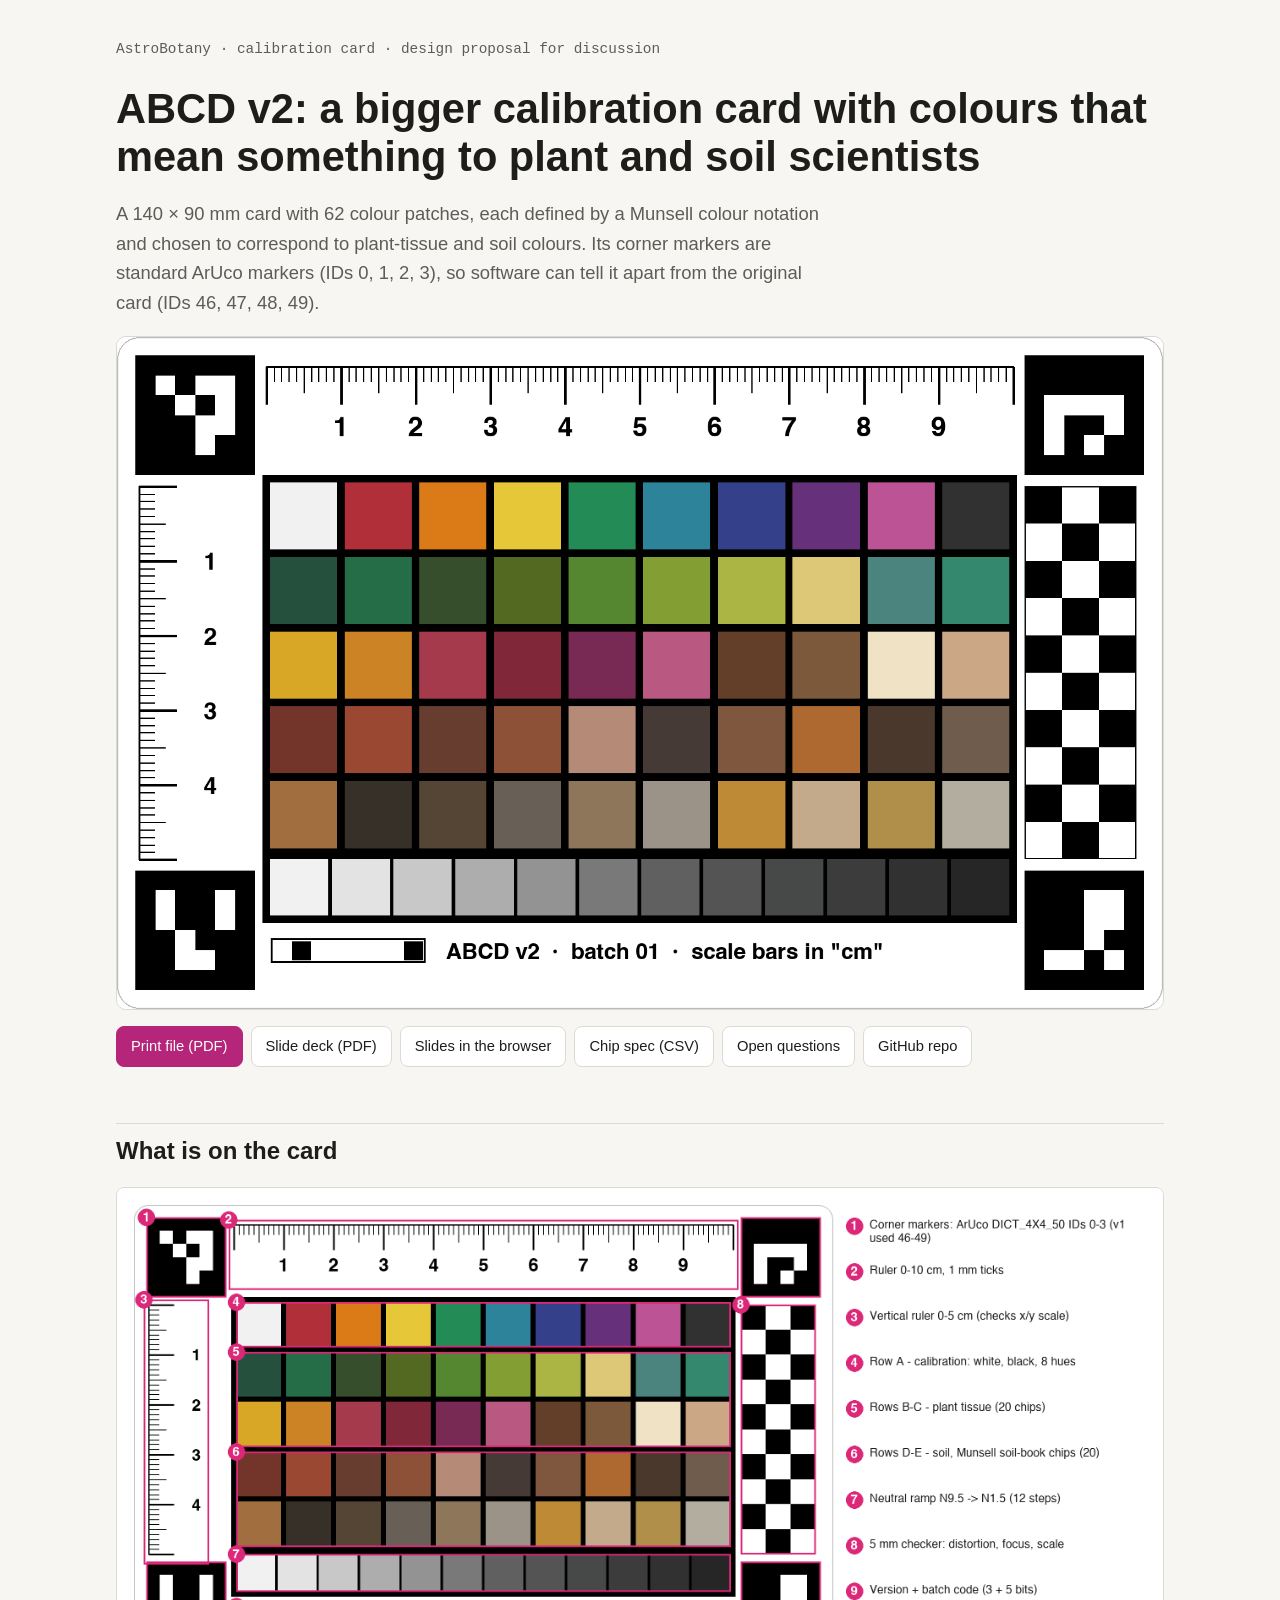
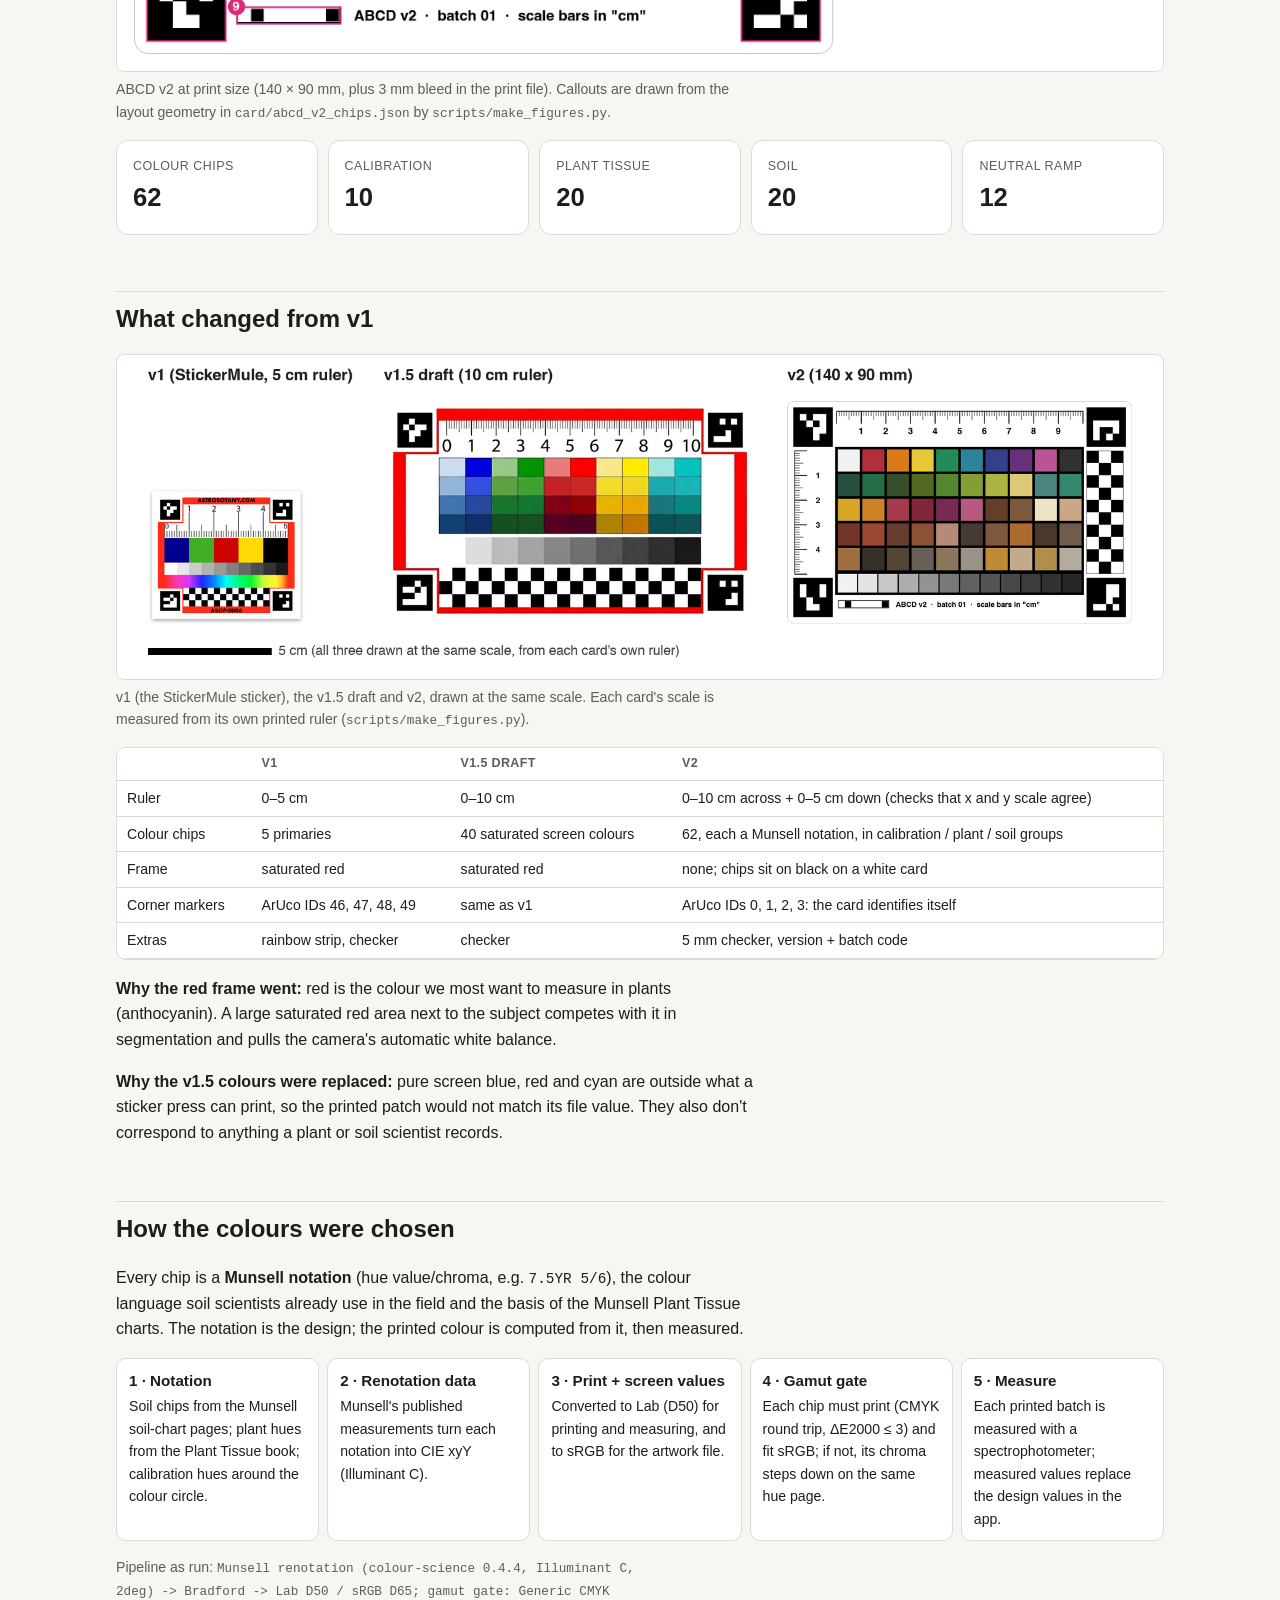
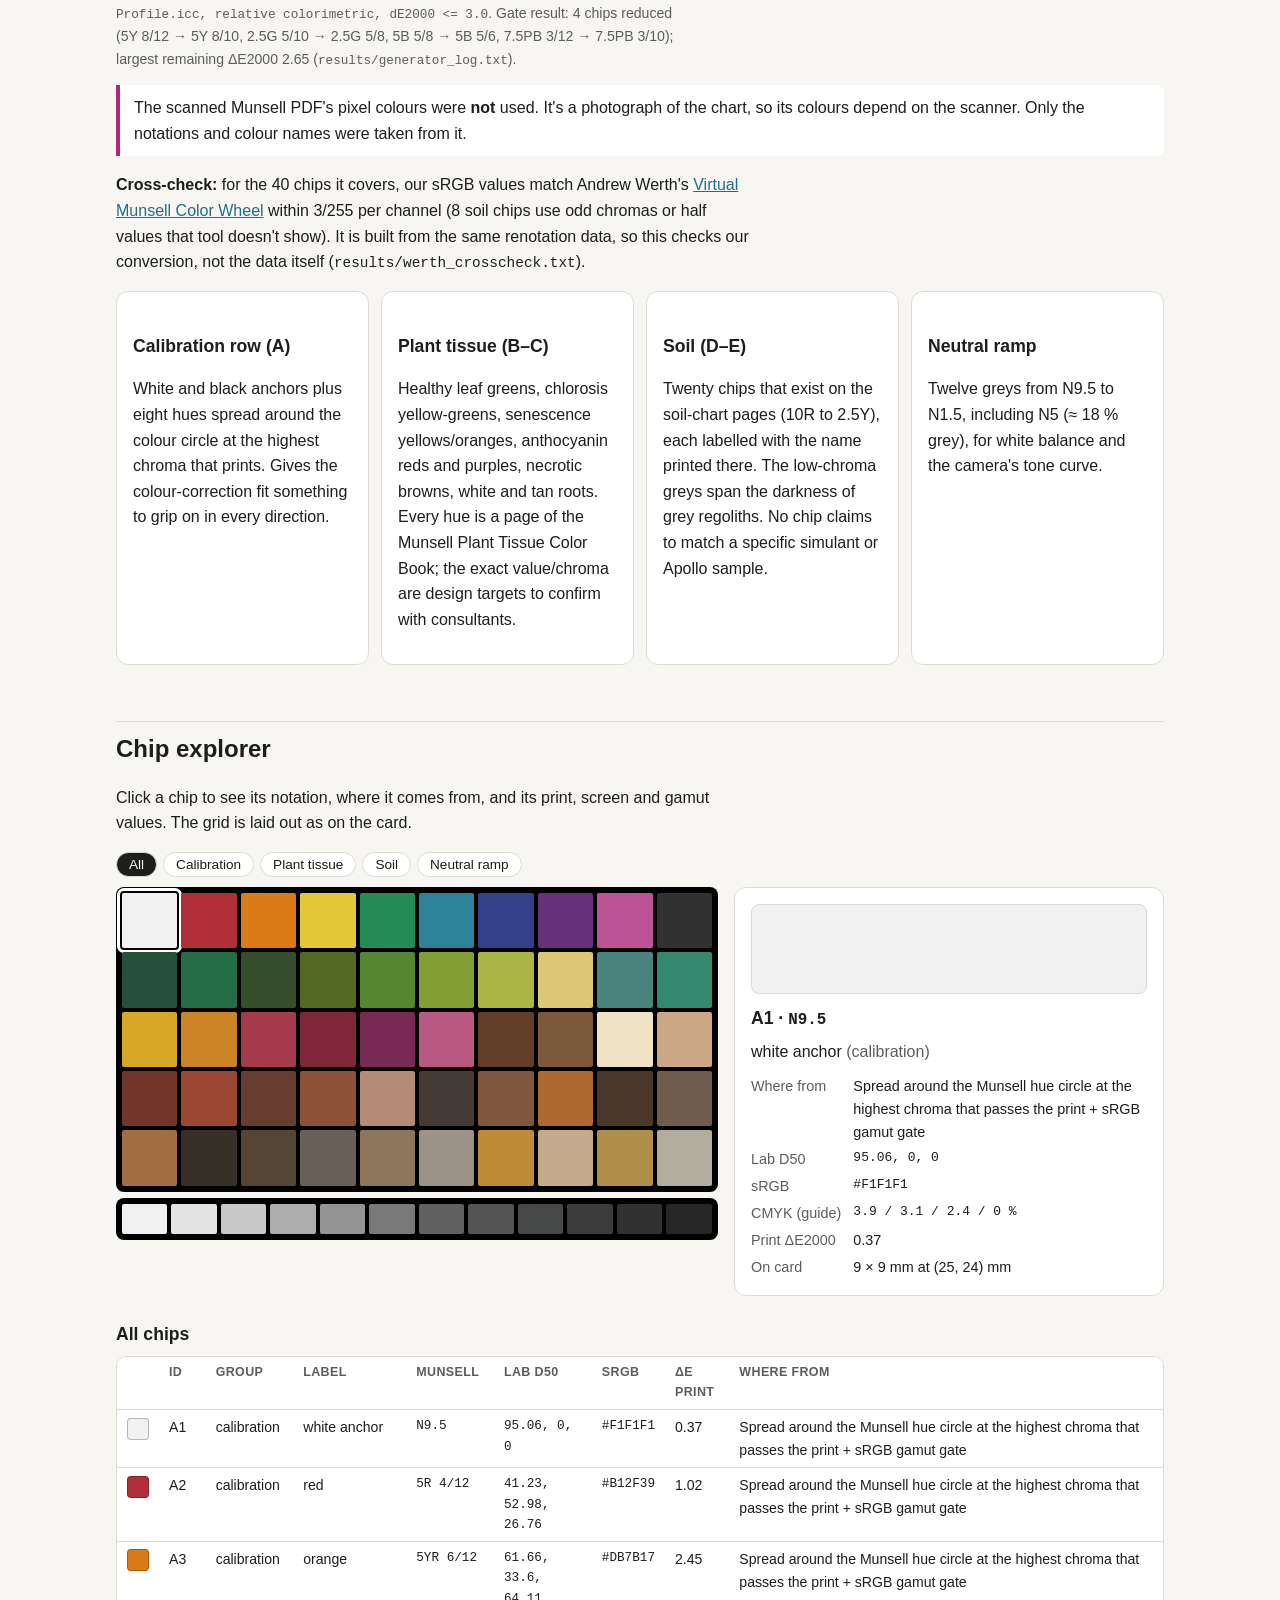
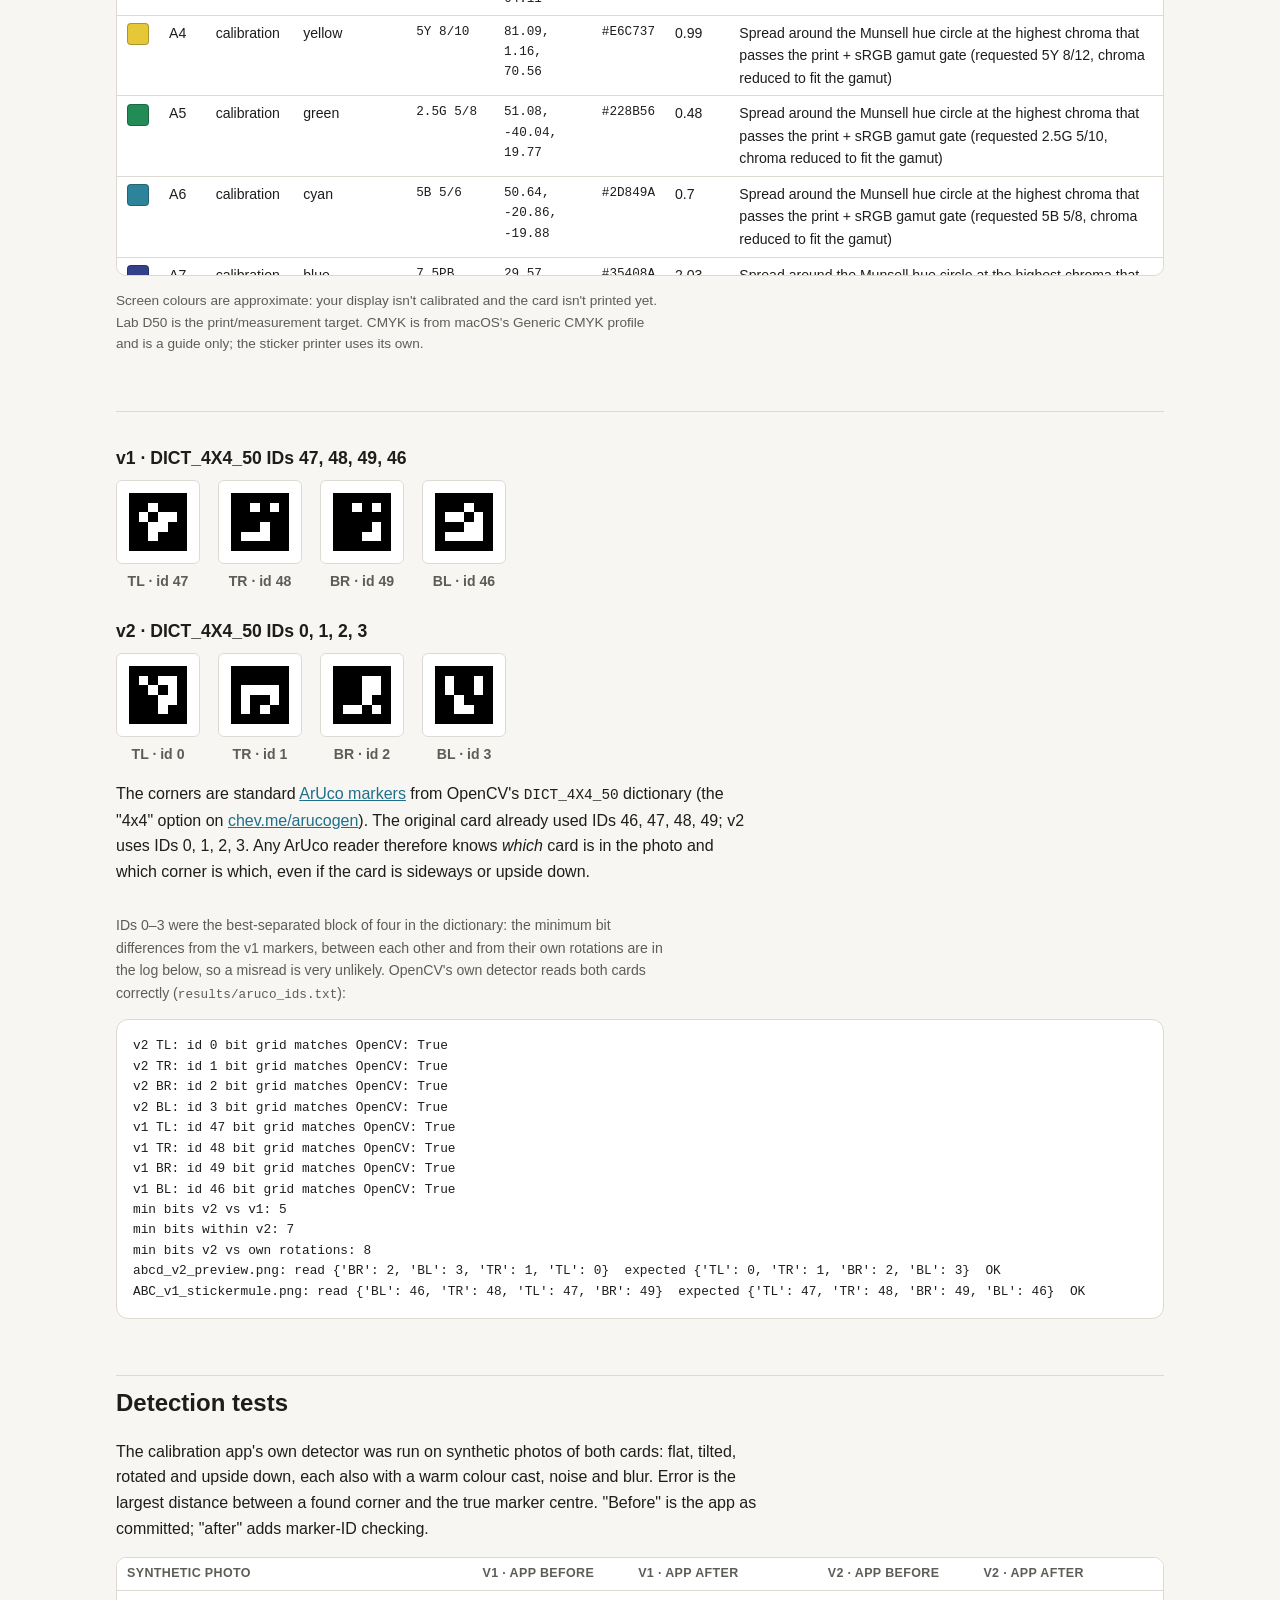
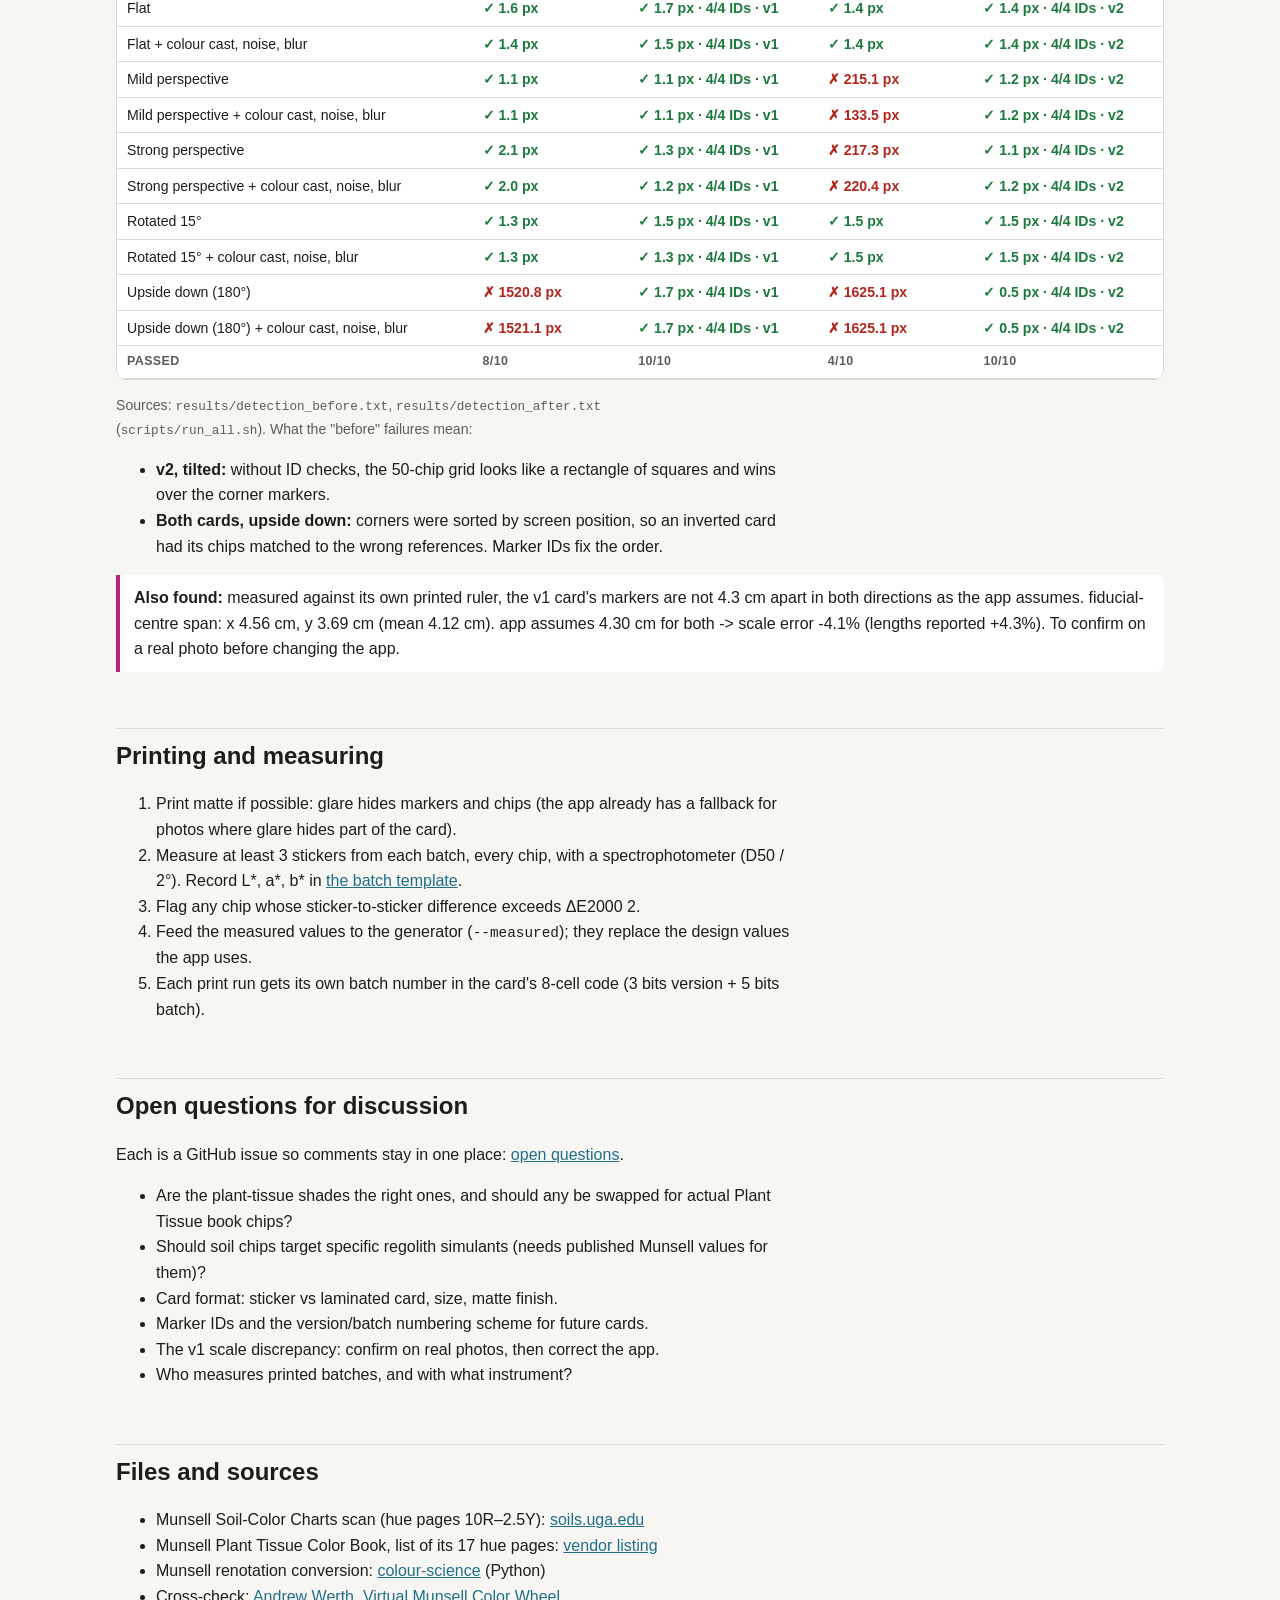
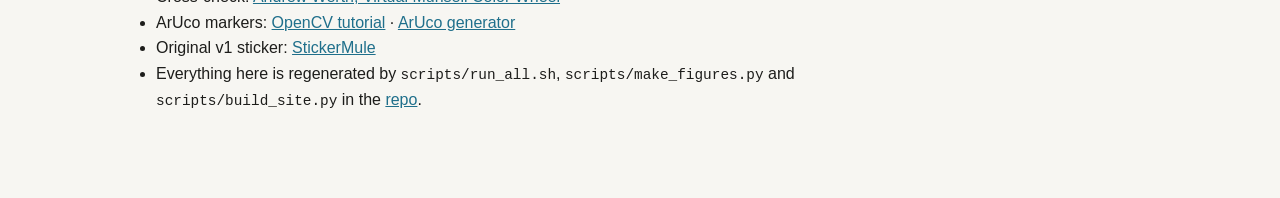
<file: docs/index.html>
<!doctype html>
<html lang="en">
<head>
<meta charset="utf-8">
<meta name="viewport" content="width=device-width, initial-scale=1">
<title>ABCD v2 calibration card</title>
<meta name="description" content="Design, colour rationale, marker IDs and test results for the ABCD v2 AstroBotany calibration card.">
<link rel="stylesheet" href="assets/site.css">
<link rel="stylesheet" href="https://dr-richard-barker.github.io/Plant_response_to_radiation/cose/cose-chrome.css">
<link rel="stylesheet" href="https://dr-richard-barker.github.io/Plant_response_to_radiation/cose/cose-map.css">
</head>
<body data-site-id="ABCD_v2" data-brand-logo="https://dr-richard-barker.github.io/Plant_response_to_radiation/cose/cose-logo.png">
<main>

<header>
  <p class="muted mono">AstroBotany · calibration card · design proposal for discussion</p>
  <h1>ABCD v2: a bigger calibration card with colours that mean something to plant and soil scientists</h1>
  <p class="lede">A <span data-k="card"></span> card with <span data-k="nchips"></span> colour patches, each defined by a
    Munsell colour notation and chosen to correspond to plant-tissue and soil colours. Its corner markers are standard
    ArUco markers (IDs <span data-k="ids"></span>), so software can tell it apart from the original card (IDs <span data-k="v1ids"></span>).</p>
  <img class="hero-img" src="assets/abcd_v2_preview.png" alt="The ABCD v2 calibration card: four black-and-white corner markers, a 10 cm ruler, a 5 cm vertical ruler, a checkerboard strip, five rows of colour chips and a grey ramp.">
  <div class="btns">
    <a class="btn primary" href="assets/abcd_v2_print.pdf">Print file (PDF)</a>
    <a class="btn" href="assets/ABCD_v2_deck.pdf">Slide deck (PDF)</a>
    <a class="btn" href="deck.html">Slides in the browser</a>
    <a class="btn" href="assets/abcd_v2_chips.csv">Chip spec (CSV)</a>
    <a class="btn" href="https://github.com/dr-richard-barker/ABCD_v2/issues?q=is%3Aissue+label%3Adiscussion">Open questions</a>
    <a class="btn" href="https://github.com/dr-richard-barker/ABCD_v2">GitHub repo</a>
  </div>
</header>

<h2 id="anatomy">What is on the card</h2>
<figure>
  <img src="assets/card_anatomy.png" alt="Annotated ABCD v2 card with nine numbered callouts.">
  <figcaption>ABCD v2 at print size (<span data-k="card"></span>, plus 3 mm bleed in the print file). Callouts are drawn from the
    layout geometry in <span class="mono">card/abcd_v2_chips.json</span> by <span class="mono">scripts/make_figures.py</span>.</figcaption>
</figure>
<div class="stats">
  <div class="card stat"><div class="k">Colour chips</div><div class="v" data-k="nchips"></div></div>
  <div class="card stat"><div class="k">Calibration</div><div class="v" data-k="ncal"></div></div>
  <div class="card stat"><div class="k">Plant tissue</div><div class="v" data-k="nplant"></div></div>
  <div class="card stat"><div class="k">Soil</div><div class="v" data-k="nsoil"></div></div>
  <div class="card stat"><div class="k">Neutral ramp</div><div class="v" data-k="nramp"></div></div>
</div>

<h2 id="changes">What changed from v1</h2>
<figure>
  <img src="assets/versions_to_scale.png" alt="v1, v1.5 and v2 cards drawn side by side at the same scale.">
  <figcaption>v1 (the StickerMule sticker), the v1.5 draft and v2, drawn at the same scale. Each card's scale is measured from
    its own printed ruler (<span class="mono">scripts/make_figures.py</span>).</figcaption>
</figure>
<div class="table-wrap"><table>
  <thead><tr><th></th><th>v1</th><th>v1.5 draft</th><th>v2</th></tr></thead>
  <tbody>
    <tr><td>Ruler</td><td>0–5 cm</td><td>0–10 cm</td><td>0–10 cm across + 0–5 cm down (checks that x and y scale agree)</td></tr>
    <tr><td>Colour chips</td><td>5 primaries</td><td>40 saturated screen colours</td><td><span data-k="nchips"></span>, each a Munsell notation, in calibration / plant / soil groups</td></tr>
    <tr><td>Frame</td><td>saturated red</td><td>saturated red</td><td>none; chips sit on black on a white card</td></tr>
    <tr><td>Corner markers</td><td>ArUco IDs <span data-k="v1ids"></span></td><td>same as v1</td><td>ArUco IDs <span data-k="ids"></span>: the card identifies itself</td></tr>
    <tr><td>Extras</td><td>rainbow strip, checker</td><td>checker</td><td>5 mm checker, version + batch code</td></tr>
  </tbody>
</table></div>
<p><b>Why the red frame went:</b> red is the colour we most want to measure in plants (anthocyanin). A large saturated red area
  next to the subject competes with it in segmentation and pulls the camera's automatic white balance.</p>
<p><b>Why the v1.5 colours were replaced:</b> pure screen blue, red and cyan are outside what a sticker press can print, so the
  printed patch would not match its file value. They also don't correspond to anything a plant or soil scientist records.</p>

<h2 id="colour">How the colours were chosen</h2>
<p>Every chip is a <b>Munsell notation</b> (hue value/chroma, e.g. <span class="mono">7.5YR 5/6</span>), the colour language soil
  scientists already use in the field and the basis of the Munsell Plant Tissue charts. The notation is the design; the printed
  colour is computed from it, then measured.</p>
<div class="pipeline">
  <div class="step"><b>1 · Notation</b>Soil chips from the Munsell soil-chart pages; plant hues from the Plant Tissue book; calibration hues around the colour circle.</div>
  <div class="step"><b>2 · Renotation data</b>Munsell's published measurements turn each notation into CIE xyY (Illuminant C).</div>
  <div class="step"><b>3 · Print + screen values</b>Converted to Lab (D50) for printing and measuring, and to sRGB for the artwork file.</div>
  <div class="step"><b>4 · Gamut gate</b>Each chip must print (CMYK round trip, ΔE2000 ≤ 3) and fit sRGB; if not, its chroma steps down on the same hue page.</div>
  <div class="step"><b>5 · Measure</b>Each printed batch is measured with a spectrophotometer; measured values replace the design values in the app.</div>
</div>
<p class="muted" style="font-size:.88rem">Pipeline as run: <span class="mono" data-k="pipeline"></span>.
  Gate result: <span data-k="nswapped"></span> chips reduced (<span data-k="swapped"></span>); largest remaining ΔE2000 <span data-k="maxde"></span>
  (<span class="mono">results/generator_log.txt</span>).</p>
<div class="callout">The scanned Munsell PDF's pixel colours were <b>not</b> used. It's a photograph of the chart, so its colours depend on
  the scanner. Only the notations and colour names were taken from it.</div>
<p><b>Cross-check:</b> for the <span data-k="werthn"></span> chips it covers, our sRGB values match Andrew Werth's
  <a href="https://www.andrewwerth.com/aboutmunsell/">Virtual Munsell Color Wheel</a> within <span data-k="werthd"></span>/255 per channel
  (<span data-k="werthmiss"></span> soil chips use odd chromas or half values that tool doesn't show). It is built from the same renotation
  data, so this checks our conversion, not the data itself (<span class="mono">results/werth_crosscheck.txt</span>).</p>

<div class="groups">
  <div class="card"><h3>Calibration row (A)</h3><p>White and black anchors plus eight hues spread around the colour circle at the
    highest chroma that prints. Gives the colour-correction fit something to grip on in every direction.</p></div>
  <div class="card"><h3>Plant tissue (B–C)</h3><p>Healthy leaf greens, chlorosis yellow-greens, senescence yellows/oranges,
    anthocyanin reds and purples, necrotic browns, white and tan roots. Every hue is a page of the Munsell Plant Tissue Color Book;
    the exact value/chroma are design targets to confirm with consultants.</p></div>
  <div class="card"><h3>Soil (D–E)</h3><p>Twenty chips that exist on the soil-chart pages (10R to 2.5Y), each labelled with the name
    printed there. The low-chroma greys span the darkness of grey regoliths. No chip claims to match a specific simulant or Apollo sample.</p></div>
  <div class="card"><h3>Neutral ramp</h3><p>Twelve greys from N9.5 to N1.5, including N5 (≈ 18 % grey), for white balance and the
    camera's tone curve.</p></div>
</div>

<h2 id="explorer">Chip explorer</h2>
<p>Click a chip to see its notation, where it comes from, and its print, screen and gamut values. The grid is laid out as on the card.</p>
<div class="filters" id="filters"></div>
<div class="explorer">
  <div><div class="cardgrid" id="grid"></div><div class="ramp" id="ramp"></div></div>
  <div class="card detail" id="detail"></div>
</div>
<h3>All chips</h3>
<div class="table-wrap" style="max-height:520px"><table id="chiptable"></table></div>
<p class="muted" style="font-size:.85rem">Screen colours are approximate: your display isn't calibrated and the card isn't printed yet.
  Lab D50 is the print/measurement target. CMYK is from macOS's Generic CMYK profile and is a guide only; the sticker printer uses its own.</p>

<h2 id="markers">Corner markers: which card is this?</h2>
<p>The corners are standard <a href="https://docs.opencv.org/4.x/d5/dae/tutorial_aruco_detection.html">ArUco markers</a> from OpenCV's
  <span class="mono">DICT_4X4_50</span> dictionary (the "4x4" option on <a href="https://chev.me/arucogen/">chev.me/arucogen</a>). The original
  card already used IDs <span data-k="v1ids"></span>; v2 uses IDs <span data-k="ids"></span>. Any ArUco reader therefore knows <i>which</i> card
  is in the photo and which corner is which, even if the card is sideways or upside down.</p>
<div class="groups" id="markers"></div>
<p class="muted" style="font-size:.88rem">IDs 0–3 were the best-separated block of four in the dictionary: the minimum bit
  differences from the v1 markers, between each other and from their own rotations are in the log below, so a misread is very unlikely.
  OpenCV's own detector reads both cards correctly (<span class="mono">results/aruco_ids.txt</span>):</p>
<pre class="card mono" id="arucolog" style="white-space:pre-wrap;font-size:.8rem"></pre>

<h2 id="tests">Detection tests</h2>
<p>The calibration app's own detector was run on synthetic photos of both cards: flat, tilted, rotated and upside down, each also
  with a warm colour cast, noise and blur. Error is the largest distance between a found corner and the true marker centre.
  "Before" is the app as committed; "after" adds marker-ID checking.</p>
<div id="dettable"></div>
<p class="muted" style="font-size:.88rem">Sources: <span class="mono">results/detection_before.txt</span>, <span class="mono">results/detection_after.txt</span>
  (<span class="mono">scripts/run_all.sh</span>). What the "before" failures mean:</p>
<ul>
  <li><b>v2, tilted:</b> without ID checks, the 50-chip grid looks like a rectangle of squares and wins over the corner markers.</li>
  <li><b>Both cards, upside down:</b> corners were sorted by screen position, so an inverted card had its chips matched to the wrong
    references. Marker IDs fix the order.</li>
</ul>
<div class="callout"><b>Also found:</b> measured against its own printed ruler, the v1 card's markers are not 4.3 cm apart in both directions
  as the app assumes. <span id="v1geo"></span> To confirm on a real photo before changing the app.</div>

<h2 id="printing">Printing and measuring</h2>
<ol>
  <li>Print matte if possible: glare hides markers and chips (the app already has a fallback for photos where glare hides part of the card).</li>
  <li>Measure at least 3 stickers from each batch, every chip, with a spectrophotometer (D50 / 2°). Record L*, a*, b* in
    <a href="assets/batch_template.csv">the batch template</a>.</li>
  <li>Flag any chip whose sticker-to-sticker difference exceeds ΔE2000 2.</li>
  <li>Feed the measured values to the generator (<span class="mono">--measured</span>); they replace the design values the app uses.</li>
  <li>Each print run gets its own batch number in the card's 8-cell code (3 bits version + 5 bits batch).</li>
</ol>

<h2 id="questions">Open questions for discussion</h2>
<p>Each is a GitHub issue so comments stay in one place:
  <a href="https://github.com/dr-richard-barker/ABCD_v2/issues?q=is%3Aissue+label%3Adiscussion">open questions</a>.</p>
<ul>
  <li>Are the plant-tissue shades the right ones, and should any be swapped for actual Plant Tissue book chips?</li>
  <li>Should soil chips target specific regolith simulants (needs published Munsell values for them)?</li>
  <li>Card format: sticker vs laminated card, size, matte finish.</li>
  <li>Marker IDs and the version/batch numbering scheme for future cards.</li>
  <li>The v1 scale discrepancy: confirm on real photos, then correct the app.</li>
  <li>Who measures printed batches, and with what instrument?</li>
</ul>

<h2 id="sources">Files and sources</h2>
<ul>
  <li>Munsell Soil-Color Charts scan (hue pages 10R–2.5Y): <a href="https://soils.uga.edu/files/2016/08/Munsell.pdf">soils.uga.edu</a></li>
  <li>Munsell Plant Tissue Color Book, list of its 17 hue pages: <a href="https://modeinfo.com/By-manufacturer/Munsell-Color/Munsell-Plant-Tissue-Color-Book-Scientific-Plant-Colour-Reference-Charts.html">vendor listing</a></li>
  <li>Munsell renotation conversion: <a href="https://www.colour-science.org/">colour-science</a> (Python)</li>
  <li>Cross-check: <a href="https://www.andrewwerth.com/aboutmunsell/">Andrew Werth, Virtual Munsell Color Wheel</a></li>
  <li>ArUco markers: <a href="https://docs.opencv.org/4.x/d5/dae/tutorial_aruco_detection.html">OpenCV tutorial</a> ·
    <a href="https://chev.me/arucogen/">ArUco generator</a></li>
  <li>Original v1 sticker: <a href="https://www.stickermule.com/drb2025/item/19181049">StickerMule</a></li>
  <li>Everything here is regenerated by <span class="mono">scripts/run_all.sh</span>, <span class="mono">scripts/make_figures.py</span> and
    <span class="mono">scripts/build_site.py</span> in the <a href="https://github.com/dr-richard-barker/ABCD_v2">repo</a>.</li>
</ul>
</main>

<script src="assets/data.js"></script>
<script src="assets/common.js"></script>
<script>
(function () {
  const U = window.ABCDUI, chips = U.chips;
  U.bindNumbers();
  document.getElementById('markers').innerHTML = U.markersHTML();
  document.getElementById('arucolog').textContent = U.D.aruco.join('\n');
  document.getElementById('dettable').innerHTML = U.detectionTable();
  document.getElementById('v1geo').textContent = U.D.v1geometry.slice(1).join('. ') + '.';

  const GROUPS = [['all', 'All'], ['calibration', 'Calibration'], ['plant', 'Plant tissue'], ['soil', 'Soil'], ['neutral ramp', 'Neutral ramp']];
  let filter = 'all', sel = chips[0].id;
  const f = document.getElementById('filters');
  f.innerHTML = GROUPS.map(([k, l]) => `<button data-g="${k}">${l}</button>`).join('');
  f.addEventListener('click', e => { const b = e.target.closest('button'); if (b) { filter = b.dataset.g; render(); } });
  const btn = c => `<button data-id="${c.id}" title="${c.id} ${U.esc(c.munsell)} ${U.esc(c.label)}" aria-label="${c.id} ${U.esc(c.munsell)} ${U.esc(c.label)}" style="background:${c.sRGB_D65}"></button>`;
  const grid = document.getElementById('grid'), ramp = document.getElementById('ramp');
  grid.innerHTML = chips.filter(c => c.group !== 'neutral ramp').map(btn).join('');
  ramp.innerHTML = chips.filter(c => c.group === 'neutral ramp').map(btn).join('');
  [grid, ramp].forEach(el => el.addEventListener('click', e => { const b = e.target.closest('button'); if (b) { sel = b.dataset.id; render(); } }));

  function render() {
    f.querySelectorAll('button').forEach(b => b.classList.toggle('on', b.dataset.g === filter));
    document.querySelectorAll('#grid button, #ramp button').forEach(b => {
      const c = chips.find(x => x.id === b.dataset.id);
      b.classList.toggle('dim', filter !== 'all' && c.group !== filter);
      b.classList.toggle('sel', c.id === sel);
    });
    const c = chips.find(x => x.id === sel);
    document.getElementById('detail').innerHTML = `<div class="big" style="background:${c.sRGB_D65}"></div>
      <h3 style="margin:0 0 6px">${c.id} · <span class="mono">${U.esc(c.munsell)}</span></h3>
      <p style="margin:0 0 10px">${U.esc(c.label)} <span class="muted">(${c.group})</span></p>
      <dl><dt>Where from</dt><dd>${U.esc(c.source)}</dd>
      <dt>Lab D50</dt><dd class="mono">${c.Lab_D50.join(', ')}</dd>
      <dt>sRGB</dt><dd class="mono">${c.sRGB_D65}</dd>
      <dt>CMYK (guide)</dt><dd class="mono">${c.CMYK_generic_pct.join(' / ')} %</dd>
      <dt>Print ΔE2000</dt><dd>${c.gamut_dE2000}</dd>
      <dt>On card</dt><dd>${c.size_mm.join(' × ')} mm at (${c.centre_mm.join(', ')}) mm</dd></dl>`;
    const rows = chips.filter(c => filter === 'all' || c.group === filter);
    document.getElementById('chiptable').innerHTML = `<thead><tr><th></th><th>ID</th><th>Group</th><th>Label</th><th>Munsell</th><th>Lab D50</th><th>sRGB</th><th>ΔE print</th><th>Where from</th></tr></thead><tbody>` +
      rows.map(c => `<tr><td><span class="sw" style="background:${c.sRGB_D65}"></span></td><td>${c.id}</td><td>${c.group}</td><td>${U.esc(c.label)}</td><td class="mono">${U.esc(c.munsell)}</td><td class="mono">${c.Lab_D50.join(', ')}</td><td class="mono">${c.sRGB_D65}</td><td>${c.gamut_dE2000}</td><td style="min-width:260px">${U.esc(c.source)}</td></tr>`).join('') + '</tbody>';
  }
  render();
})();
</script>
<script src="https://dr-richard-barker.github.io/Plant_response_to_radiation/cose/sites.js"></script>
<script src="https://dr-richard-barker.github.io/Plant_response_to_radiation/cose/theme.js"></script>
</body>
</html>
</file>
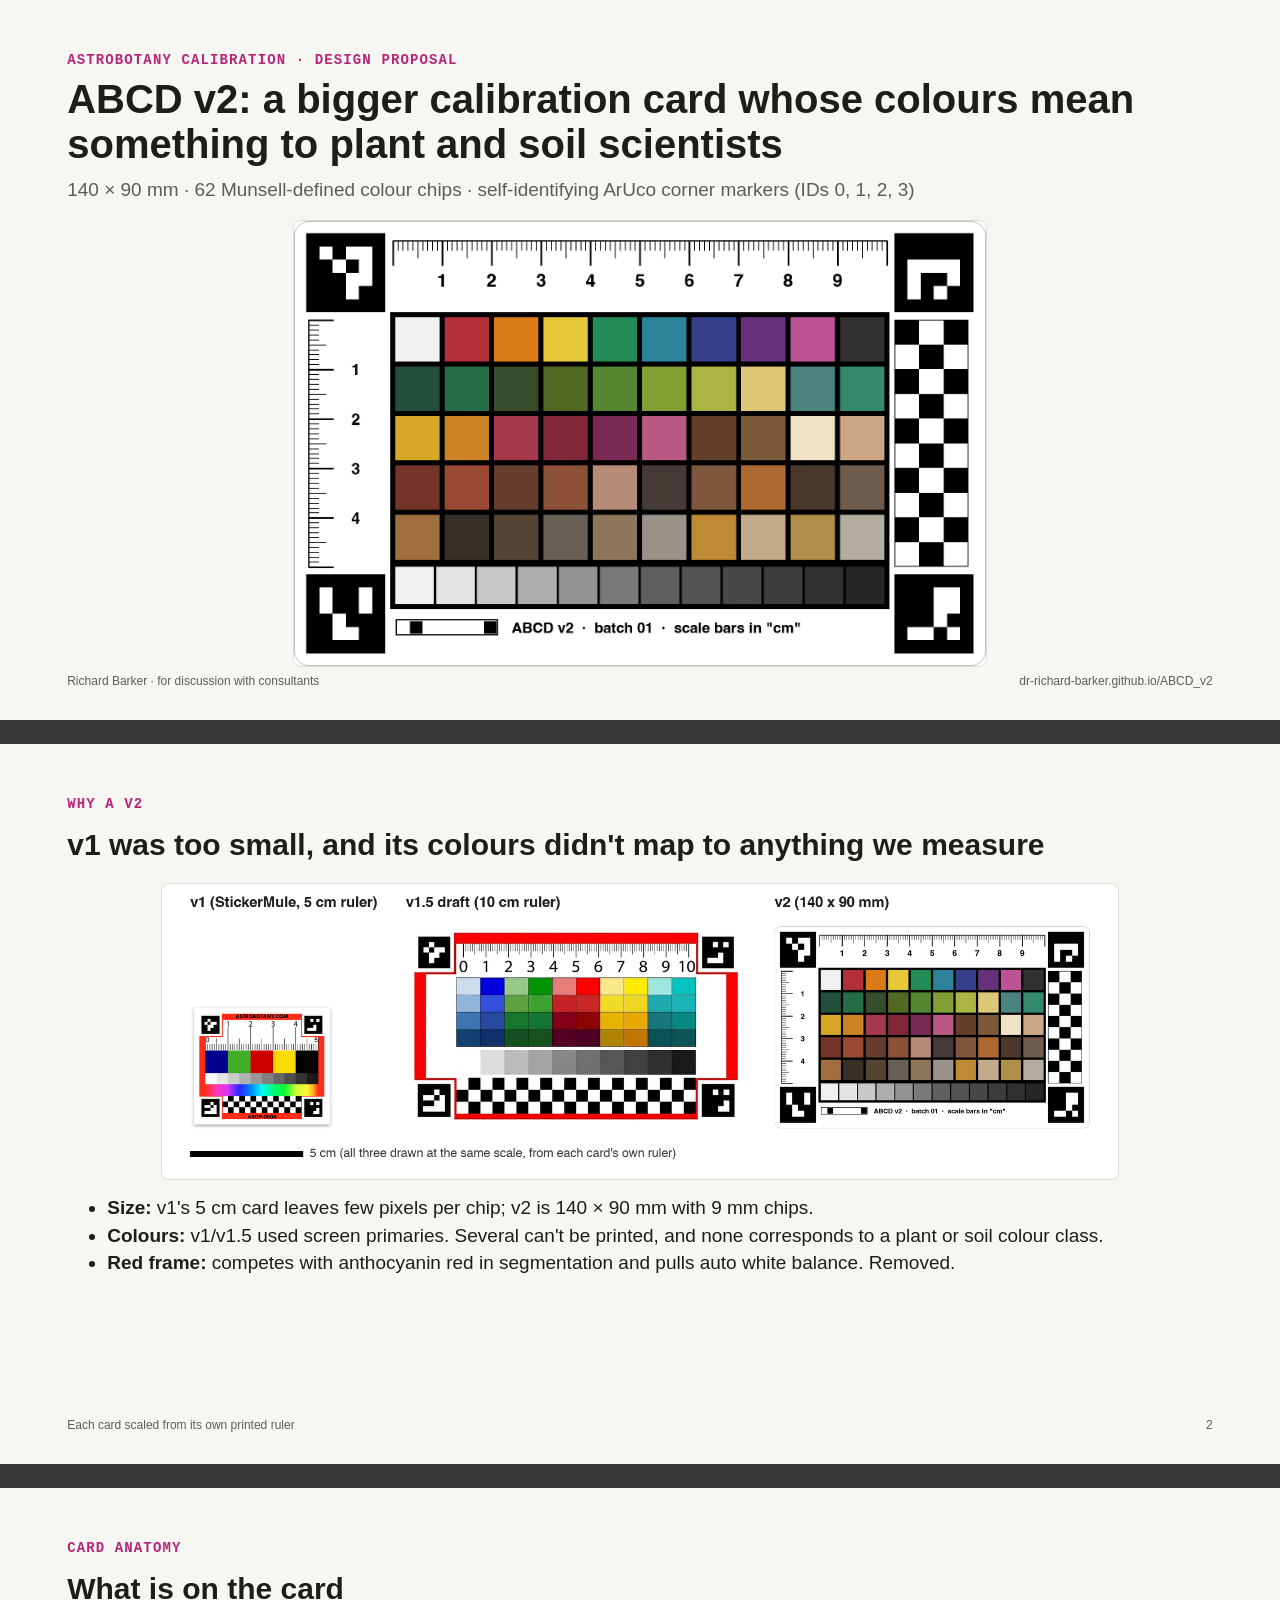
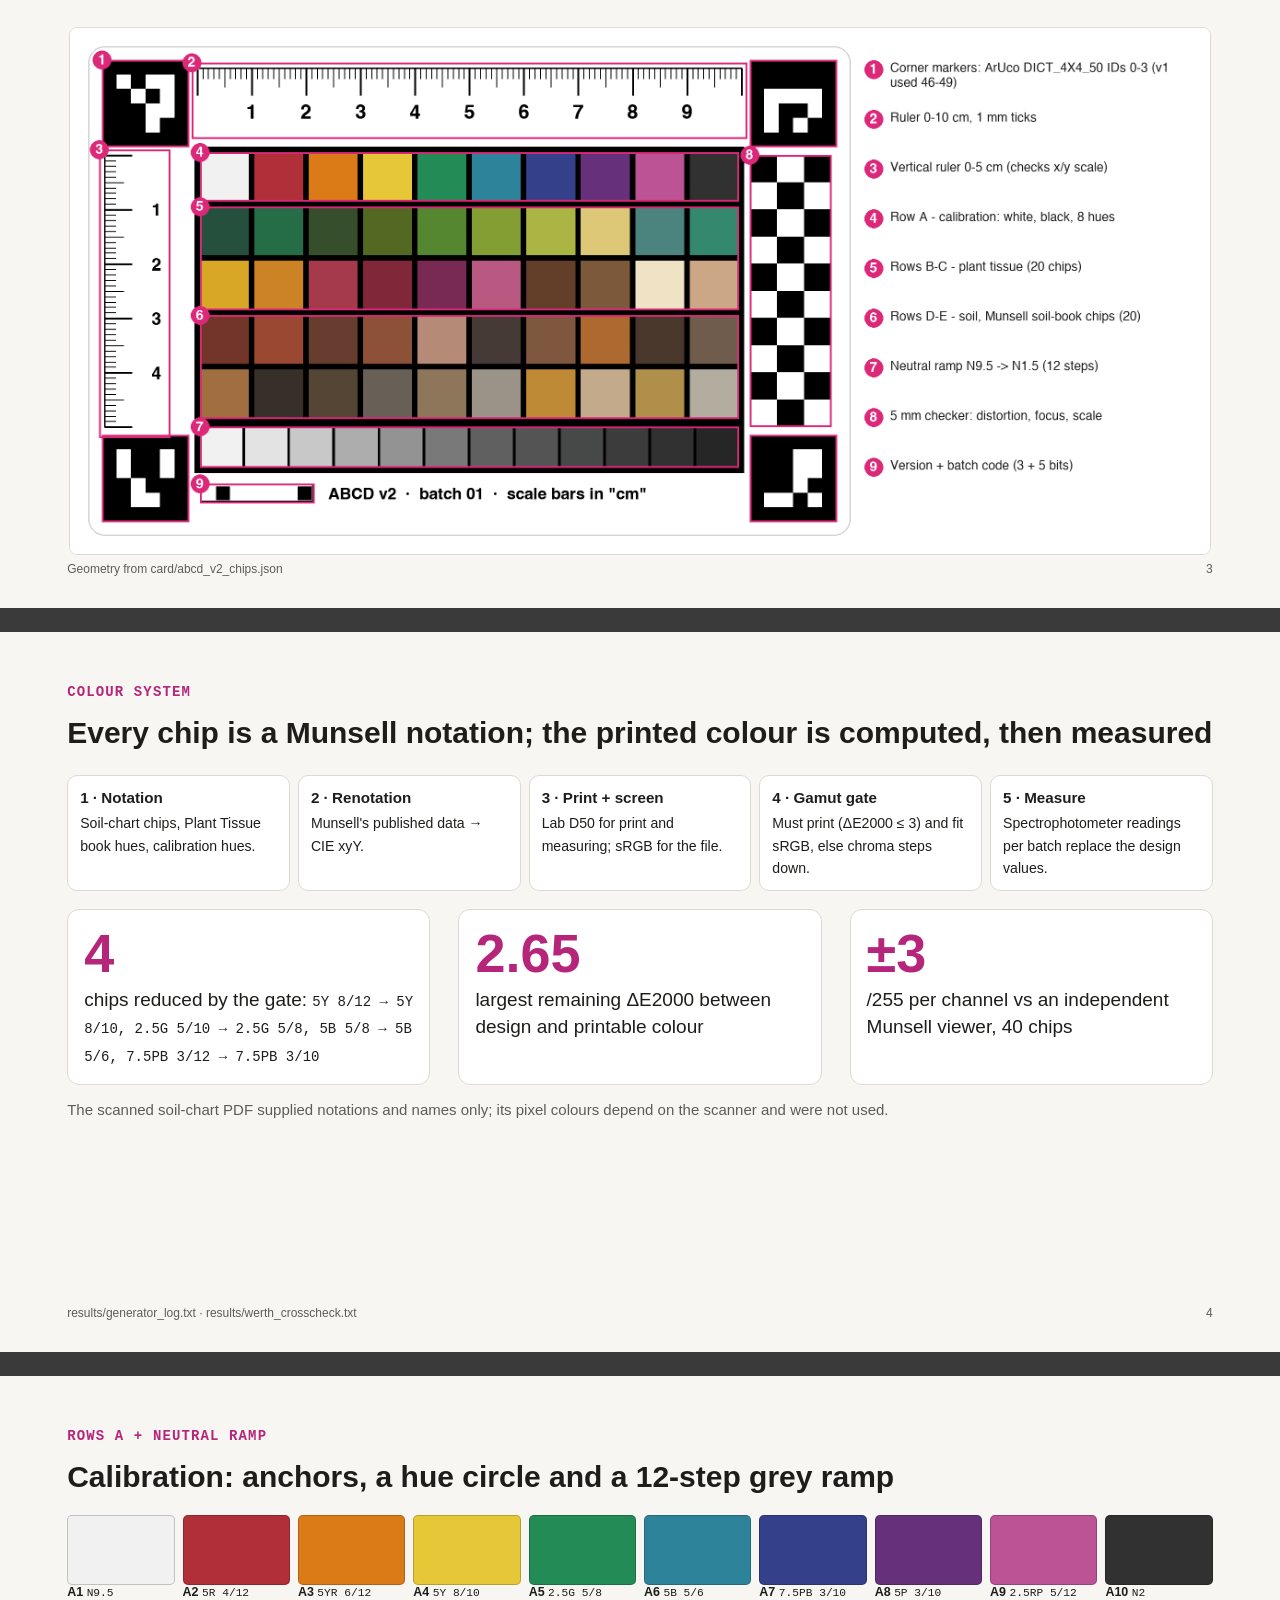
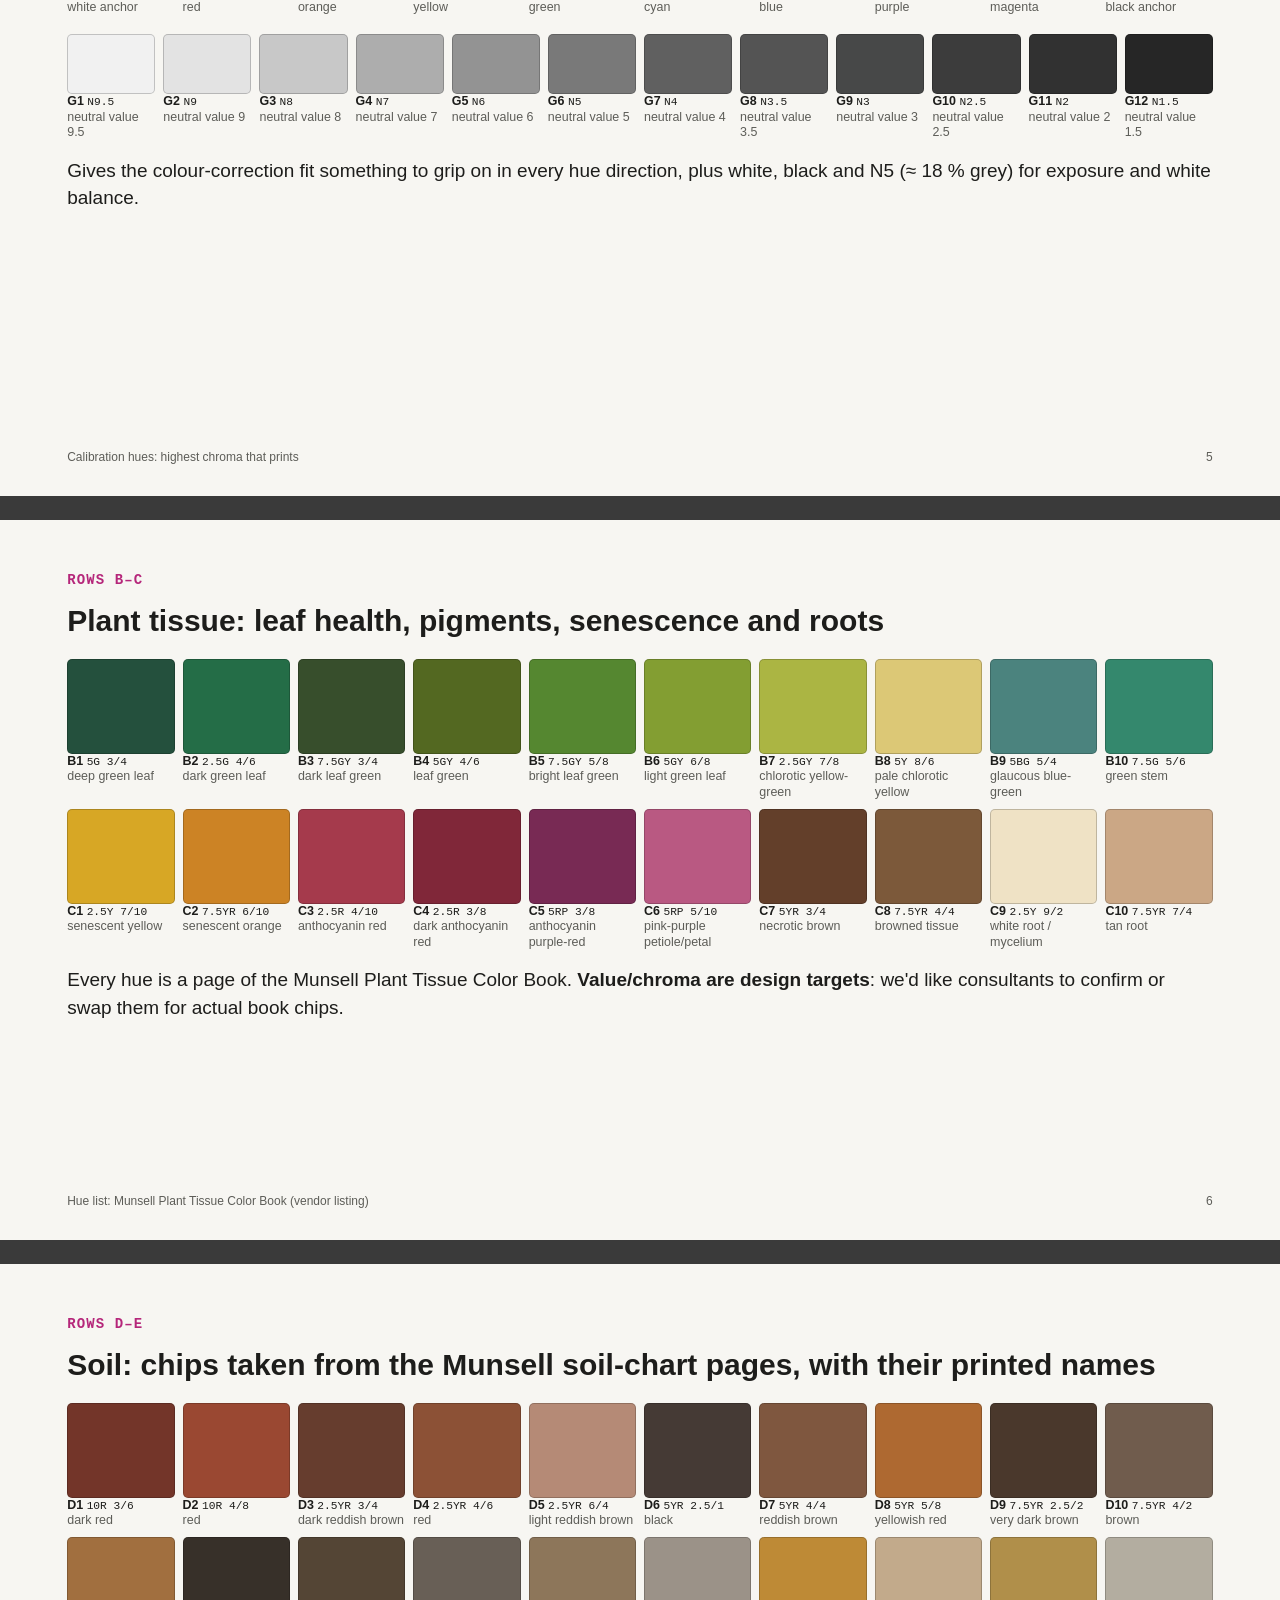
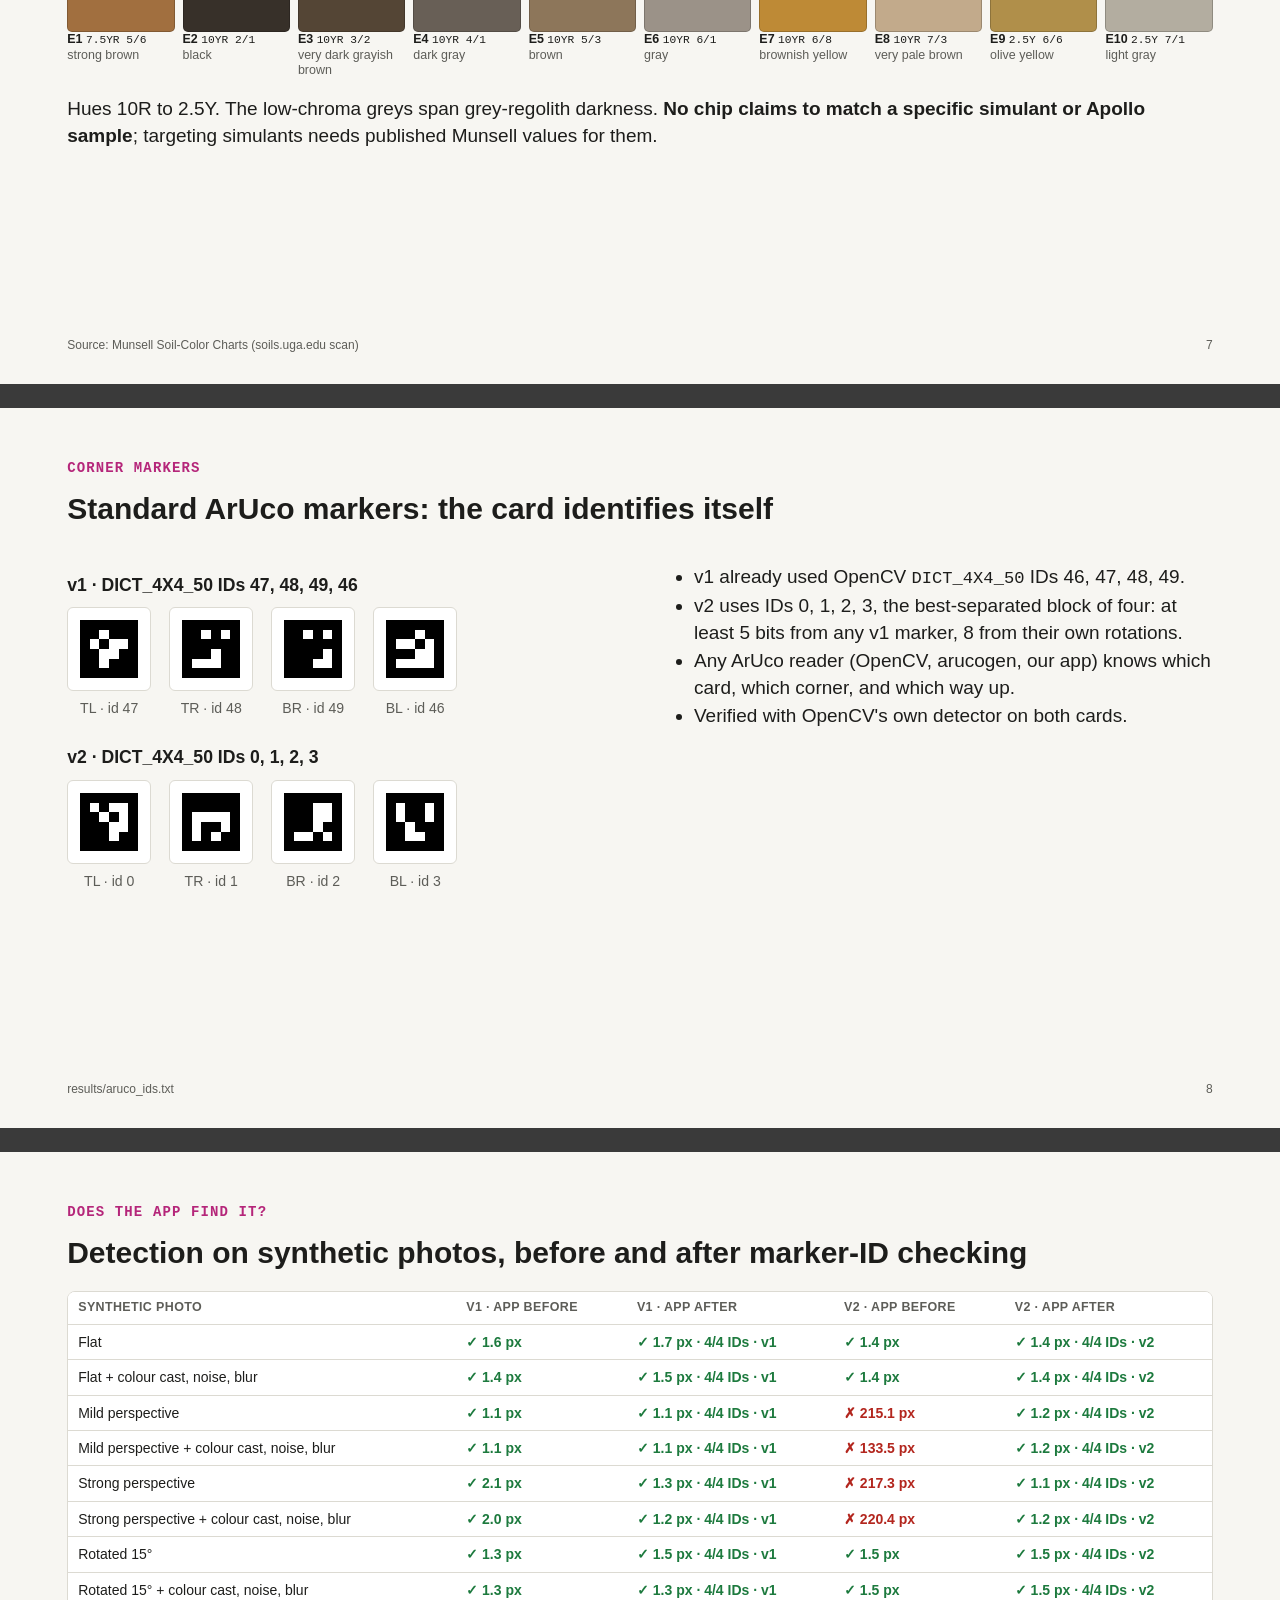
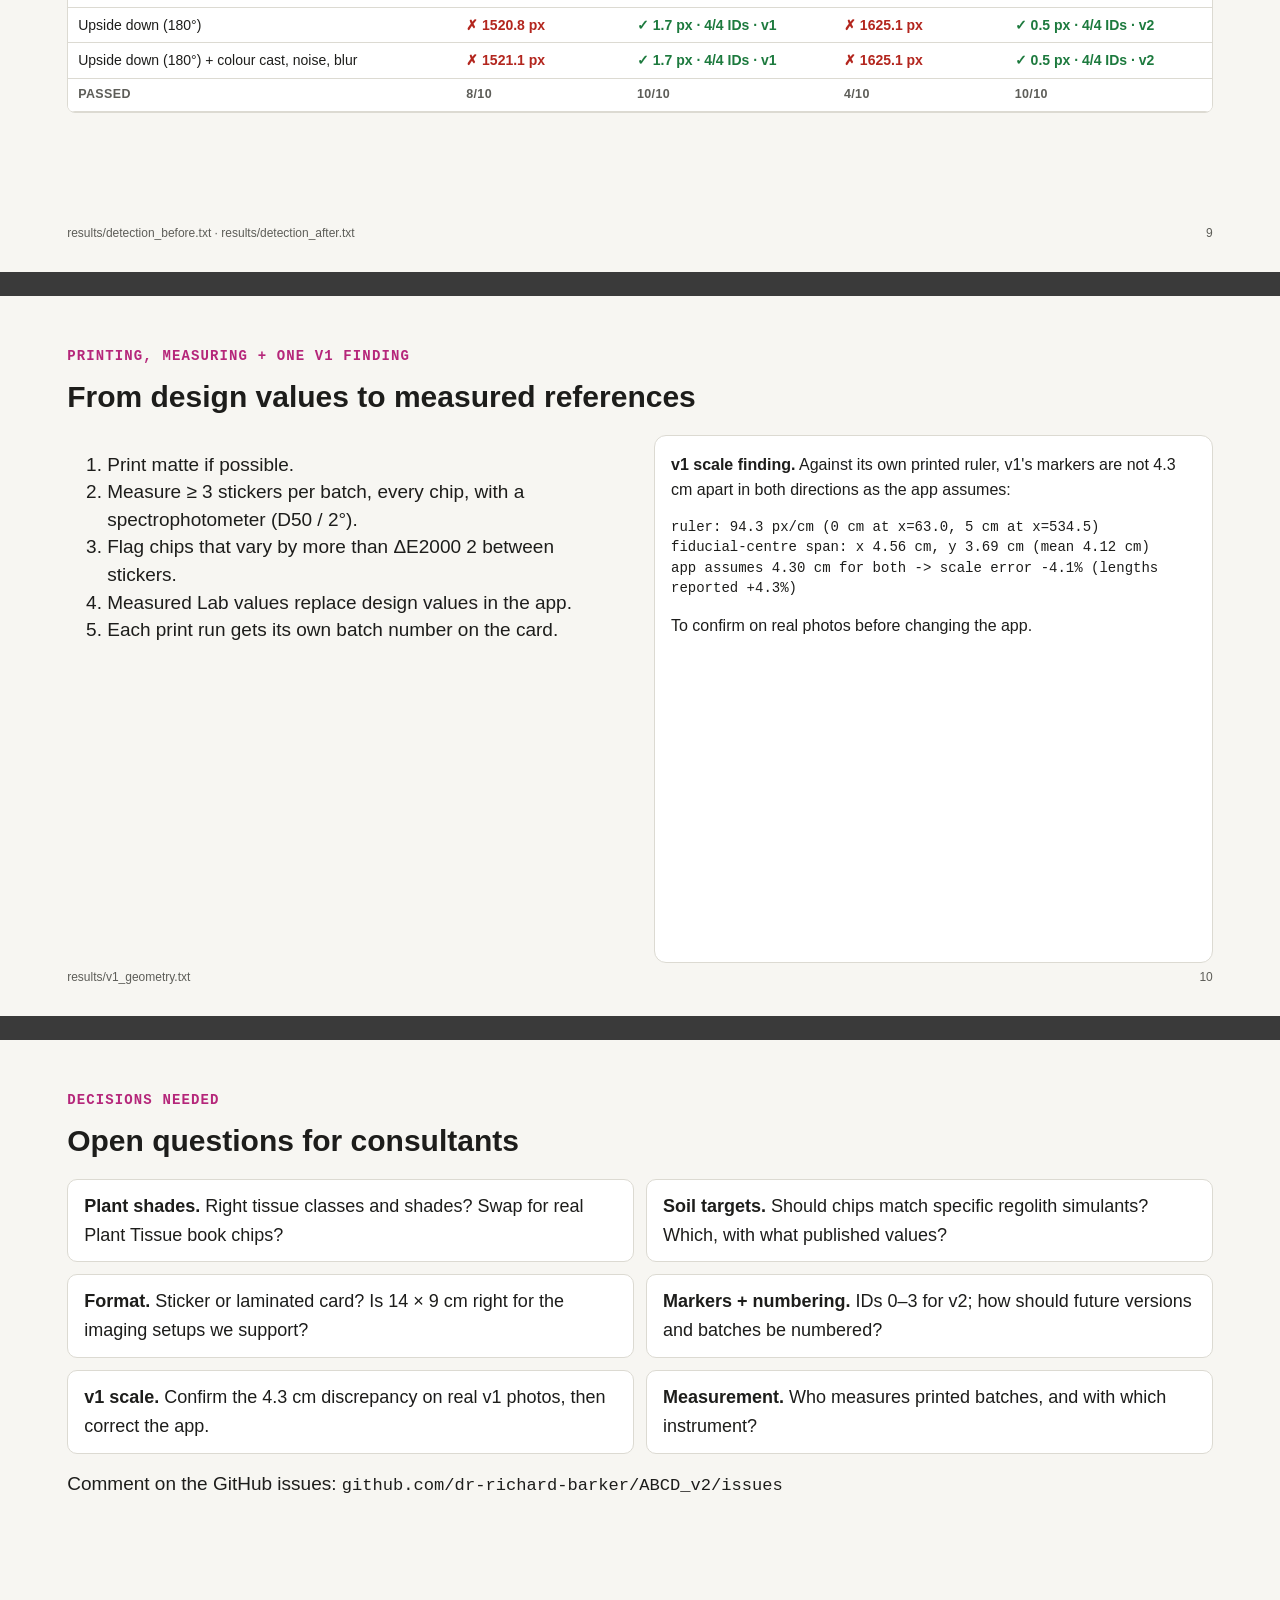
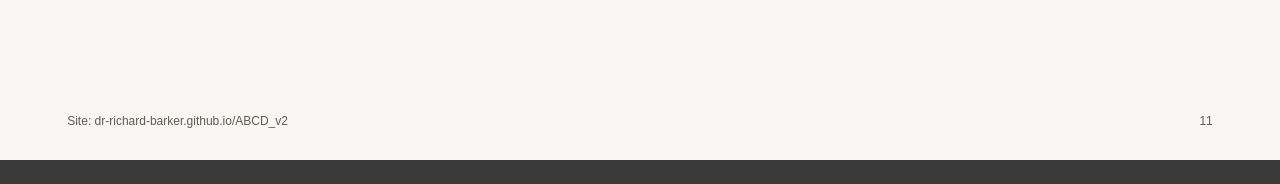
<file: docs/deck.html>
<!doctype html>
<html lang="en">
<head>
<meta charset="utf-8">
<meta name="viewport" content="width=device-width, initial-scale=1">
<title>ABCD v2 deck</title>
<link rel="stylesheet" href="assets/site.css">
<style>
  @page { size: 13.333in 7.5in; margin: 0; }
  :root { --bg: #f7f6f2; --card: #fff; --fg: #1d1d1b; --muted: #5d5d58; --line: #dcdad2; --accent: #b5267a; --accent2: #1f6f8b; --ok: #1d7a3e; --bad: #b3261e; }
  html, body { background: #3a3a3a; margin: 0; color: var(--fg); }
  .slide { width: 13.333in; height: 7.5in; background: var(--bg); margin: 0 auto 24px; padding: .55in .7in; position: relative; overflow: hidden;
           display: flex; flex-direction: column; page-break-after: always; break-after: page; }
  .slide h1 { font-size: 40px; margin: 0 0 10px; line-height: 1.12; }
  .slide h2 { font-size: 30px; margin: 0 0 14px; border: 0; padding: 0; }
  .slide p, .slide li { font-size: 19px; max-width: none; line-height: 1.45; }
  .slide .kicker { font: 600 14px/1 var(--mono, monospace); letter-spacing: .08em; text-transform: uppercase; color: var(--accent); margin-bottom: 10px; }
  .slide .foot { position: absolute; bottom: .3in; left: .7in; right: .7in; display: flex; justify-content: space-between; font-size: 12px; color: var(--muted); }
  .two { display: grid; grid-template-columns: 1fr 1fr; gap: 28px; flex: 1; min-height: 0; }
  .fill { flex: 1; min-height: 0; display: flex; align-items: center; justify-content: center; }
  .fill img { max-width: 100%; max-height: 100%; object-fit: contain; border-radius: 8px; border: 1px solid var(--line); background: #fff; }
  .slide table { font-size: 14px; }
  .slide .table-wrap { border-radius: 8px; }
  .big-num { font-size: 54px; font-weight: 800; color: var(--accent); line-height: 1; }
  .q { background: var(--card); border: 1px solid var(--line); border-radius: 10px; padding: 12px 16px; font-size: 18px; }
  .qs { display: grid; grid-template-columns: 1fr 1fr; gap: 12px; }
  @media print { html, body { background: none; } .slide { margin: 0; } }
</style>
</head>
<body>

<section class="slide">
  <div class="kicker">AstroBotany calibration · design proposal</div>
  <h1>ABCD v2: a bigger calibration card whose colours mean something to plant and soil scientists</h1>
  <p class="muted" style="margin:0 0 16px"><span data-k="card"></span> · <span data-k="nchips"></span> Munsell-defined colour chips ·
    self-identifying ArUco corner markers (IDs <span data-k="ids"></span>)</p>
  <div class="fill"><img src="assets/abcd_v2_preview.png" alt="ABCD v2 card"></div>
  <div class="foot"><span>Richard Barker · for discussion with consultants</span><span>dr-richard-barker.github.io/ABCD_v2</span></div>
</section>

<section class="slide">
  <div class="kicker">Why a v2</div>
  <h2>v1 was too small, and its colours didn't map to anything we measure</h2>
  <div class="fill" style="flex:0 0 auto;margin-bottom:14px"><img src="assets/versions_to_scale.png" alt="v1, v1.5 and v2 to scale" style="max-height:3.1in"></div>
  <ul style="margin:0">
    <li><b>Size:</b> v1's 5 cm card leaves few pixels per chip; v2 is <span data-k="card"></span> with <span data-k="chipmm"></span> chips.</li>
    <li><b>Colours:</b> v1/v1.5 used screen primaries. Several can't be printed, and none corresponds to a plant or soil colour class.</li>
    <li><b>Red frame:</b> competes with anthocyanin red in segmentation and pulls auto white balance. Removed.</li>
  </ul>
  <div class="foot"><span>Each card scaled from its own printed ruler</span><span>2</span></div>
</section>

<section class="slide">
  <div class="kicker">Card anatomy</div>
  <h2>What is on the card</h2>
  <div class="fill"><img src="assets/card_anatomy.png" alt="Annotated card"></div>
  <div class="foot"><span>Geometry from card/abcd_v2_chips.json</span><span>3</span></div>
</section>

<section class="slide">
  <div class="kicker">Colour system</div>
  <h2>Every chip is a Munsell notation; the printed colour is computed, then measured</h2>
  <div class="pipeline" style="margin:4px 0 18px">
    <div class="step"><b>1 · Notation</b>Soil-chart chips, Plant Tissue book hues, calibration hues.</div>
    <div class="step"><b>2 · Renotation</b>Munsell's published data → CIE xyY.</div>
    <div class="step"><b>3 · Print + screen</b>Lab D50 for print and measuring; sRGB for the file.</div>
    <div class="step"><b>4 · Gamut gate</b>Must print (ΔE2000 ≤ 3) and fit sRGB, else chroma steps down.</div>
    <div class="step"><b>5 · Measure</b>Spectrophotometer readings per batch replace the design values.</div>
  </div>
  <div class="two" style="grid-template-columns:repeat(3,1fr);flex:0 0 auto">
    <div class="card"><div class="big-num" data-k="nswapped"></div><p style="margin:6px 0 0">chips reduced by the gate: <span class="mono" data-k="swapped" style="font-size:14px"></span></p></div>
    <div class="card"><div class="big-num" data-k="maxde"></div><p style="margin:6px 0 0">largest remaining ΔE2000 between design and printable colour</p></div>
    <div class="card"><div class="big-num">±<span data-k="werthd"></span></div><p style="margin:6px 0 0">/255 per channel vs an independent Munsell viewer, <span data-k="werthn"></span> chips</p></div>
  </div>
  <p class="muted" style="font-size:15px;margin-top:14px">The scanned soil-chart PDF supplied notations and names only; its pixel colours depend on the scanner and were not used.</p>
  <div class="foot"><span>results/generator_log.txt · results/werth_crosscheck.txt</span><span>4</span></div>
</section>

<section class="slide">
  <div class="kicker">Rows A + neutral ramp</div>
  <h2>Calibration: anchors, a hue circle and a 12-step grey ramp</h2>
  <div id="sw-cal"></div>
  <div id="sw-ramp" style="margin-top:18px"></div>
  <p style="margin-top:16px">Gives the colour-correction fit something to grip on in every hue direction, plus white, black and N5 (≈ 18 % grey) for exposure and white balance.</p>
  <div class="foot"><span>Calibration hues: highest chroma that prints</span><span>5</span></div>
</section>

<section class="slide">
  <div class="kicker">Rows B–C</div>
  <h2>Plant tissue: leaf health, pigments, senescence and roots</h2>
  <div id="sw-plant"></div>
  <p style="margin-top:16px">Every hue is a page of the Munsell Plant Tissue Color Book. <b>Value/chroma are design targets</b>:
    we'd like consultants to confirm or swap them for actual book chips.</p>
  <div class="foot"><span>Hue list: Munsell Plant Tissue Color Book (vendor listing)</span><span>6</span></div>
</section>

<section class="slide">
  <div class="kicker">Rows D–E</div>
  <h2>Soil: chips taken from the Munsell soil-chart pages, with their printed names</h2>
  <div id="sw-soil"></div>
  <p style="margin-top:16px">Hues 10R to 2.5Y. The low-chroma greys span grey-regolith darkness. <b>No chip claims to match a specific simulant or Apollo
    sample</b>; targeting simulants needs published Munsell values for them.</p>
  <div class="foot"><span>Source: Munsell Soil-Color Charts (soils.uga.edu scan)</span><span>7</span></div>
</section>

<section class="slide">
  <div class="kicker">Corner markers</div>
  <h2>Standard ArUco markers: the card identifies itself</h2>
  <div class="two" style="flex:0 0 auto"><div id="mk"></div><div>
    <ul>
      <li>v1 already used OpenCV <span class="mono">DICT_4X4_50</span> IDs <span data-k="v1ids"></span>.</li>
      <li>v2 uses IDs <span data-k="ids"></span>, the best-separated block of four: at least 5 bits from any v1 marker, 8 from their own rotations.</li>
      <li>Any ArUco reader (OpenCV, arucogen, our app) knows which card, which corner, and which way up.</li>
      <li>Verified with OpenCV's own detector on both cards.</li>
    </ul></div></div>
  <div class="foot"><span>results/aruco_ids.txt</span><span>8</span></div>
</section>

<section class="slide">
  <div class="kicker">Does the app find it?</div>
  <h2>Detection on synthetic photos, before and after marker-ID checking</h2>
  <div id="det" style="font-size:13px"></div>
  <div class="foot"><span>results/detection_before.txt · results/detection_after.txt</span><span>9</span></div>
</section>

<section class="slide">
  <div class="kicker">Printing, measuring + one v1 finding</div>
  <h2>From design values to measured references</h2>
  <div class="two">
    <div><ol>
      <li>Print matte if possible.</li>
      <li>Measure ≥ 3 stickers per batch, every chip, with a spectrophotometer (D50 / 2°).</li>
      <li>Flag chips that vary by more than ΔE2000 2 between stickers.</li>
      <li>Measured Lab values replace design values in the app.</li>
      <li>Each print run gets its own batch number on the card.</li>
    </ol></div>
    <div class="card"><b>v1 scale finding.</b> Against its own printed ruler, v1's markers are not 4.3 cm apart in both directions as the app assumes:
      <p class="mono" id="v1geo" style="font-size:14px"></p><p style="font-size:16px">To confirm on real photos before changing the app.</p></div>
  </div>
  <div class="foot"><span>results/v1_geometry.txt</span><span>10</span></div>
</section>

<section class="slide">
  <div class="kicker">Decisions needed</div>
  <h2>Open questions for consultants</h2>
  <div class="qs">
    <div class="q"><b>Plant shades.</b> Right tissue classes and shades? Swap for real Plant Tissue book chips?</div>
    <div class="q"><b>Soil targets.</b> Should chips match specific regolith simulants? Which, with what published values?</div>
    <div class="q"><b>Format.</b> Sticker or laminated card? Is 14 × 9 cm right for the imaging setups we support?</div>
    <div class="q"><b>Markers + numbering.</b> IDs 0–3 for v2; how should future versions and batches be numbered?</div>
    <div class="q"><b>v1 scale.</b> Confirm the 4.3 cm discrepancy on real v1 photos, then correct the app.</div>
    <div class="q"><b>Measurement.</b> Who measures printed batches, and with which instrument?</div>
  </div>
  <p style="margin-top:16px">Comment on the GitHub issues: <span class="mono">github.com/dr-richard-barker/ABCD_v2/issues</span></p>
  <div class="foot"><span>Site: dr-richard-barker.github.io/ABCD_v2</span><span>11</span></div>
</section>

<script src="assets/data.js"></script>
<script src="assets/common.js"></script>
<script>
  const U = window.ABCDUI;
  U.bindNumbers();
  document.getElementById('sw-cal').innerHTML = U.swatchList('calibration', 10, 70);
  document.getElementById('sw-ramp').innerHTML = U.swatchList('neutral ramp', 12, 60);
  document.getElementById('sw-plant').innerHTML = U.swatchList('plant', 10, 95);
  document.getElementById('sw-soil').innerHTML = U.swatchList('soil', 10, 95);
  document.getElementById('mk').innerHTML = U.markersHTML();
  document.getElementById('det').innerHTML = U.detectionTable();
  document.getElementById('v1geo').innerHTML = U.D.v1geometry.map(U.esc).join('<br>');
</script>
</body>
</html>
</file>
<file: docs/assets/site.css>
/* ABCD v2 site. Own palette on :root (required by the CoSE chrome-only overlay,
   which reads but never sets these tokens). Chip swatches always show true colour. */
:root {
  --bg: #f7f6f2; --card: #ffffff; --fg: #1d1d1b; --muted: #5d5d58; --line: #dcdad2;
  --accent: #b5267a; --accent2: #1f6f8b; --ok: #1d7a3e; --bad: #b3261e;
  --mono: ui-monospace, SFMono-Regular, Menlo, monospace;
}
@media (prefers-color-scheme: dark) {
  :root:not([data-theme="light"]) {
    --bg: #15161a; --card: #1e2026; --fg: #ecebe6; --muted: #a3a29c; --line: #34363e;
    --accent: #f06bb5; --accent2: #6cc3e0; --ok: #5fcf85; --bad: #ff7a70;
  }
}
:root[data-theme="dark"] {
  --bg: #15161a; --card: #1e2026; --fg: #ecebe6; --muted: #a3a29c; --line: #34363e;
  --accent: #f06bb5; --accent2: #6cc3e0; --ok: #5fcf85; --bad: #ff7a70;
}
* { box-sizing: border-box; }
html { -webkit-text-size-adjust: 100%; }
body { margin: 0; background: var(--bg); color: var(--fg); font: 16px/1.6 -apple-system, "Helvetica Neue", Helvetica, Arial, sans-serif; }
main { max-width: 1080px; margin: 0 auto; padding: 24px 16px 80px; }
h1 { font-size: clamp(1.8rem, 4vw, 2.6rem); line-height: 1.15; margin: 24px 0 8px; }
h2 { font-size: 1.5rem; margin: 56px 0 12px; padding-top: 8px; border-top: 1px solid var(--line); }
h3 { font-size: 1.1rem; margin: 24px 0 8px; }
p, li { max-width: 72ch; }
a { color: var(--accent2); }
.lede { font-size: 1.15rem; color: var(--muted); max-width: 70ch; }
.mono { font-family: var(--mono); font-size: .9em; }
.muted { color: var(--muted); }
.card { background: var(--card); border: 1px solid var(--line); border-radius: 12px; padding: 16px; }
.hero-img { width: 100%; height: auto; display: block; border-radius: 10px; border: 1px solid var(--line); background: #fff; }
figure { margin: 16px 0; }
figure img { width: 100%; height: auto; display: block; border-radius: 8px; border: 1px solid var(--line); background: #fff; }
figcaption { font-size: .88rem; color: var(--muted); margin-top: 6px; max-width: 80ch; }
.btns { display: flex; flex-wrap: wrap; gap: 8px; margin: 16px 0; }
.btn { display: inline-block; padding: 8px 14px; border-radius: 8px; border: 1px solid var(--line); background: var(--card); color: var(--fg); text-decoration: none; font-size: .92rem; }
.btn.primary { background: var(--accent); border-color: var(--accent); color: #fff; }
.stats { display: grid; grid-template-columns: repeat(auto-fit, minmax(150px, 1fr)); gap: 10px; margin: 16px 0; }
.stat .k { font-size: .78rem; color: var(--muted); text-transform: uppercase; letter-spacing: .04em; }
.stat .v { font-size: 1.6rem; font-weight: 700; }
.table-wrap { overflow-x: auto; border: 1px solid var(--line); border-radius: 10px; }
table { border-collapse: collapse; width: 100%; font-size: .88rem; background: var(--card); }
th, td { padding: 6px 10px; border-bottom: 1px solid var(--line); text-align: left; vertical-align: top; }
th { font-size: .78rem; text-transform: uppercase; letter-spacing: .03em; color: var(--muted); position: sticky; top: 0; background: var(--card); }
.sw { display: inline-block; width: 22px; height: 22px; border-radius: 4px; border: 1px solid rgba(0,0,0,.25); vertical-align: middle; }
.ok { color: var(--ok); font-weight: 600; } .bad { color: var(--bad); font-weight: 600; }
/* chip explorer */
.explorer { display: grid; grid-template-columns: minmax(0, 1.4fr) minmax(0, 1fr); gap: 16px; align-items: start; }
@media (max-width: 760px) { .explorer { grid-template-columns: 1fr; } }
.cardgrid { background: #000; padding: 6px; border-radius: 8px; display: grid; grid-template-columns: repeat(10, 1fr); gap: 4px; }
.cardgrid button { aspect-ratio: 1; border: 0; border-radius: 2px; cursor: pointer; padding: 0; outline-offset: 2px; }
.cardgrid button.dim { opacity: .18; }
.cardgrid button.sel { outline: 3px solid #fff; }
.ramp { background: #000; padding: 6px; border-radius: 8px; display: grid; grid-template-columns: repeat(12, 1fr); gap: 4px; margin-top: 6px; }
.ramp button { height: 30px; border: 0; border-radius: 2px; cursor: pointer; padding: 0; }
.ramp button.sel { outline: 3px solid var(--accent); }
.filters { display: flex; flex-wrap: wrap; gap: 6px; margin-bottom: 10px; }
.filters button { border: 1px solid var(--line); background: var(--card); color: var(--fg); border-radius: 999px; padding: 4px 12px; cursor: pointer; font-size: .85rem; }
.filters button.on { background: var(--fg); color: var(--bg); }
.detail .big { height: 90px; border-radius: 8px; border: 1px solid var(--line); margin-bottom: 10px; }
.detail dl { display: grid; grid-template-columns: max-content 1fr; gap: 4px 12px; margin: 0; font-size: .9rem; }
.detail dt { color: var(--muted); }
.detail dd { margin: 0; }
.groups { display: grid; grid-template-columns: repeat(auto-fit, minmax(240px, 1fr)); gap: 12px; }
.markers { display: flex; flex-wrap: wrap; gap: 18px; }
.markers figure { margin: 0; text-align: center; }
.markers svg { width: 84px; height: 84px; display: block; background: #fff; padding: 6px; border: 1px solid var(--line); border-radius: 6px; }
.pipeline { display: flex; flex-wrap: wrap; gap: 8px; align-items: stretch; margin: 12px 0; }
.pipeline .step { flex: 1 1 160px; background: var(--card); border: 1px solid var(--line); border-radius: 10px; padding: 10px 12px; font-size: .88rem; }
.pipeline .step b { display: block; font-size: .95rem; margin-bottom: 2px; }
.callout { border-left: 4px solid var(--accent); background: var(--card); padding: 10px 14px; border-radius: 0 8px 8px 0; margin: 14px 0; }
</file>
